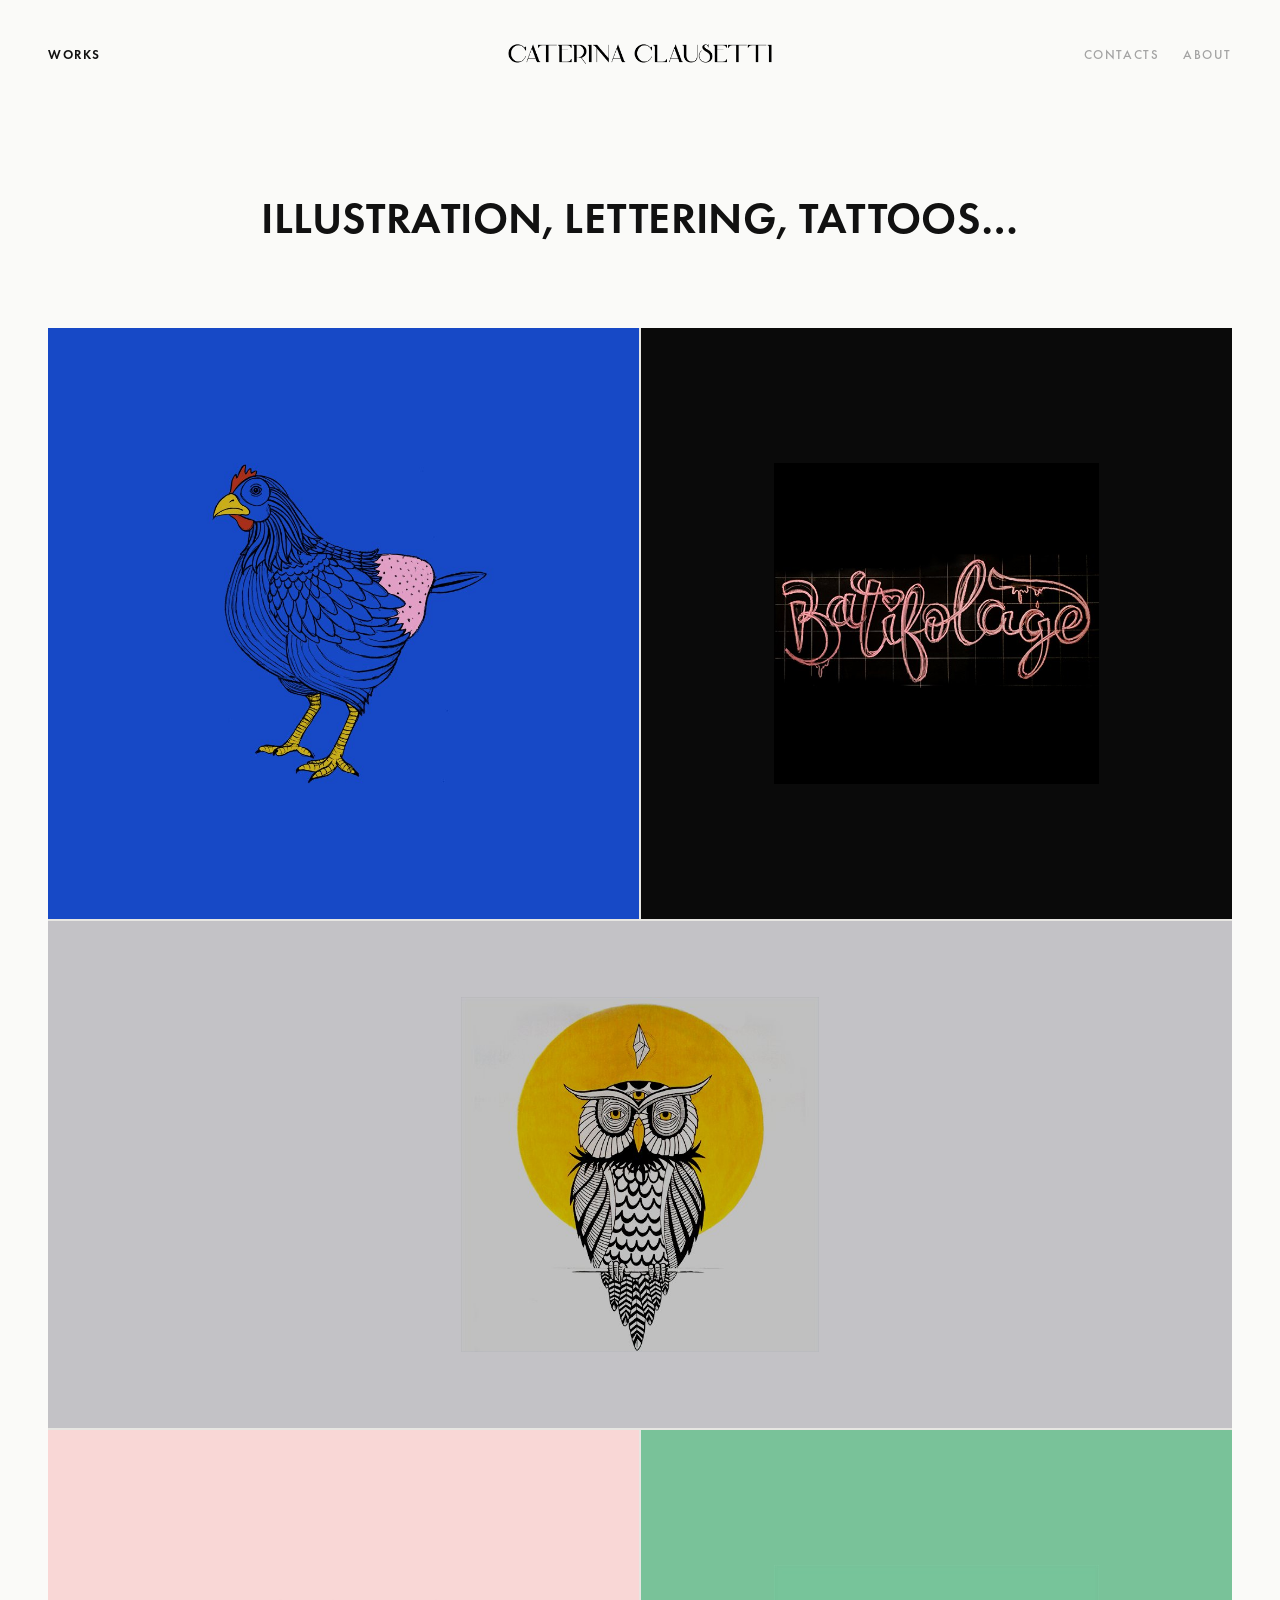
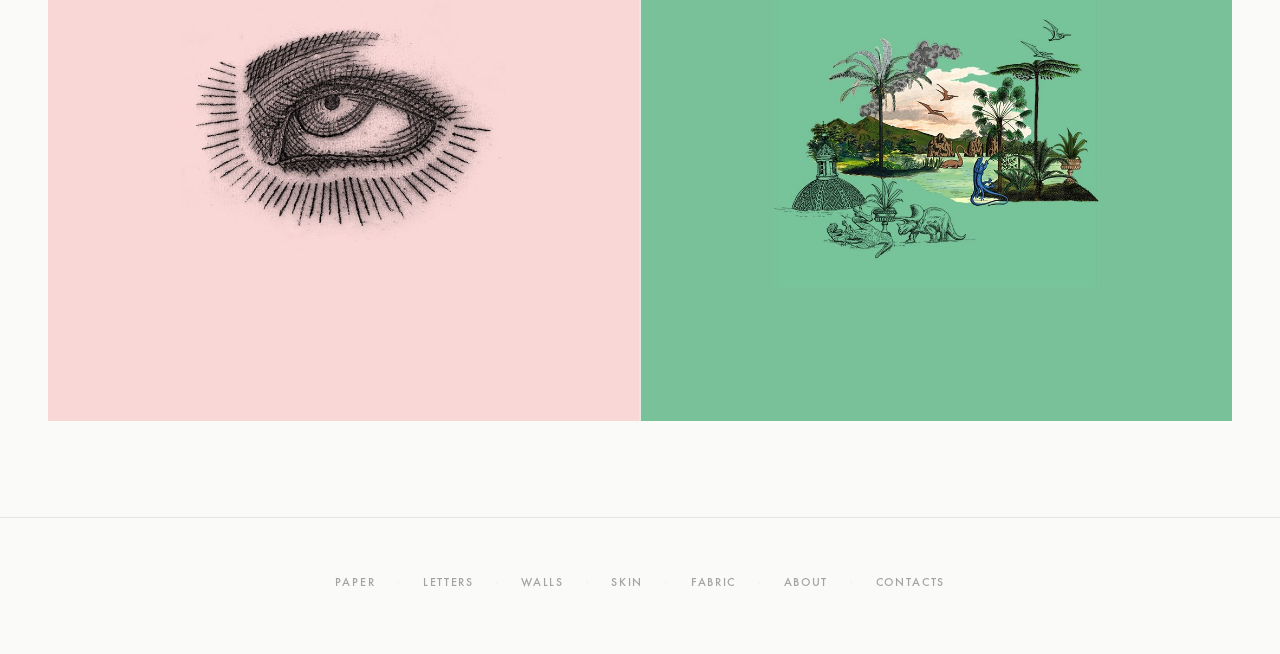
<file: index.html>
<!DOCTYPE html>
<html lang="en">
<head>
<meta charset="UTF-8">
<meta name="viewport" content="width=device-width, initial-scale=1.0">
<title>Caterina Clausetti — Illustration, Lettering, Tattoos</title>
<meta name="description" content="Caterina Clausetti — illustration, lettering, tattoos and textile design. Based in Milano.">
<link rel="icon" href="favicon.ico">
<link rel="stylesheet" href="css/style.css">
</head>
<body>

<header class="site-header">
  <nav class="nav-left">
    <a href="index.html" class="active">Works</a>
  </nav>
  <a href="index.html" class="logo">
    <img src="images/logo.png" alt="Caterina Clausetti">
  </a>
  <nav class="nav-right">
    <a href="contacts.html">Contacts</a>
    <a href="about.html">About</a>
  </nav>
</header>

<section class="hero-tagline">
  <h1>Illustration, Lettering, Tattoos&hellip;</h1>
</section>

<div class="works-grid-wrap"><div class="works-grid">
  <a href="paper.html" class="works-tile works-tile--paper">
    <img src="images/home/paper.jpg" alt="Paper works">
    <span class="tile-label">Paper</span>
  </a>
  <a href="letters.html" class="works-tile works-tile--letters">
    <img src="images/home/letters.jpg" alt="Letters works">
    <span class="tile-label">Letters</span>
  </a>
  <a href="walls.html" class="works-tile works-tile--walls full">
    <img src="images/home/walls.jpg" alt="Walls works">
    <span class="tile-label">Walls</span>
  </a>
  <a href="skin.html" class="works-tile works-tile--skin">
    <img src="images/home/skin.jpg" alt="Skin works">
    <span class="tile-label">Skin</span>
  </a>
  <a href="fabric.html" class="works-tile works-tile--fabric">
    <img src="images/home/fabrics.jpg" alt="Fabric works">
    <span class="tile-label">Fabric</span>
  </a>
</div></div>

<footer class="site-footer">
  <nav class="footer-nav">
    <a href="paper.html">Paper</a><span class="sep">&middot;</span>
    <a href="letters.html">Letters</a><span class="sep">&middot;</span>
    <a href="walls.html">Walls</a><span class="sep">&middot;</span>
    <a href="skin.html">Skin</a><span class="sep">&middot;</span>
    <a href="fabric.html">Fabric</a><span class="sep">&middot;</span>
    <a href="about.html">About</a><span class="sep">&middot;</span>
    <a href="contacts.html">Contacts</a>
  </nav>
</footer>

<script src="js/main.js"></script>
</body>
</html>
</file>
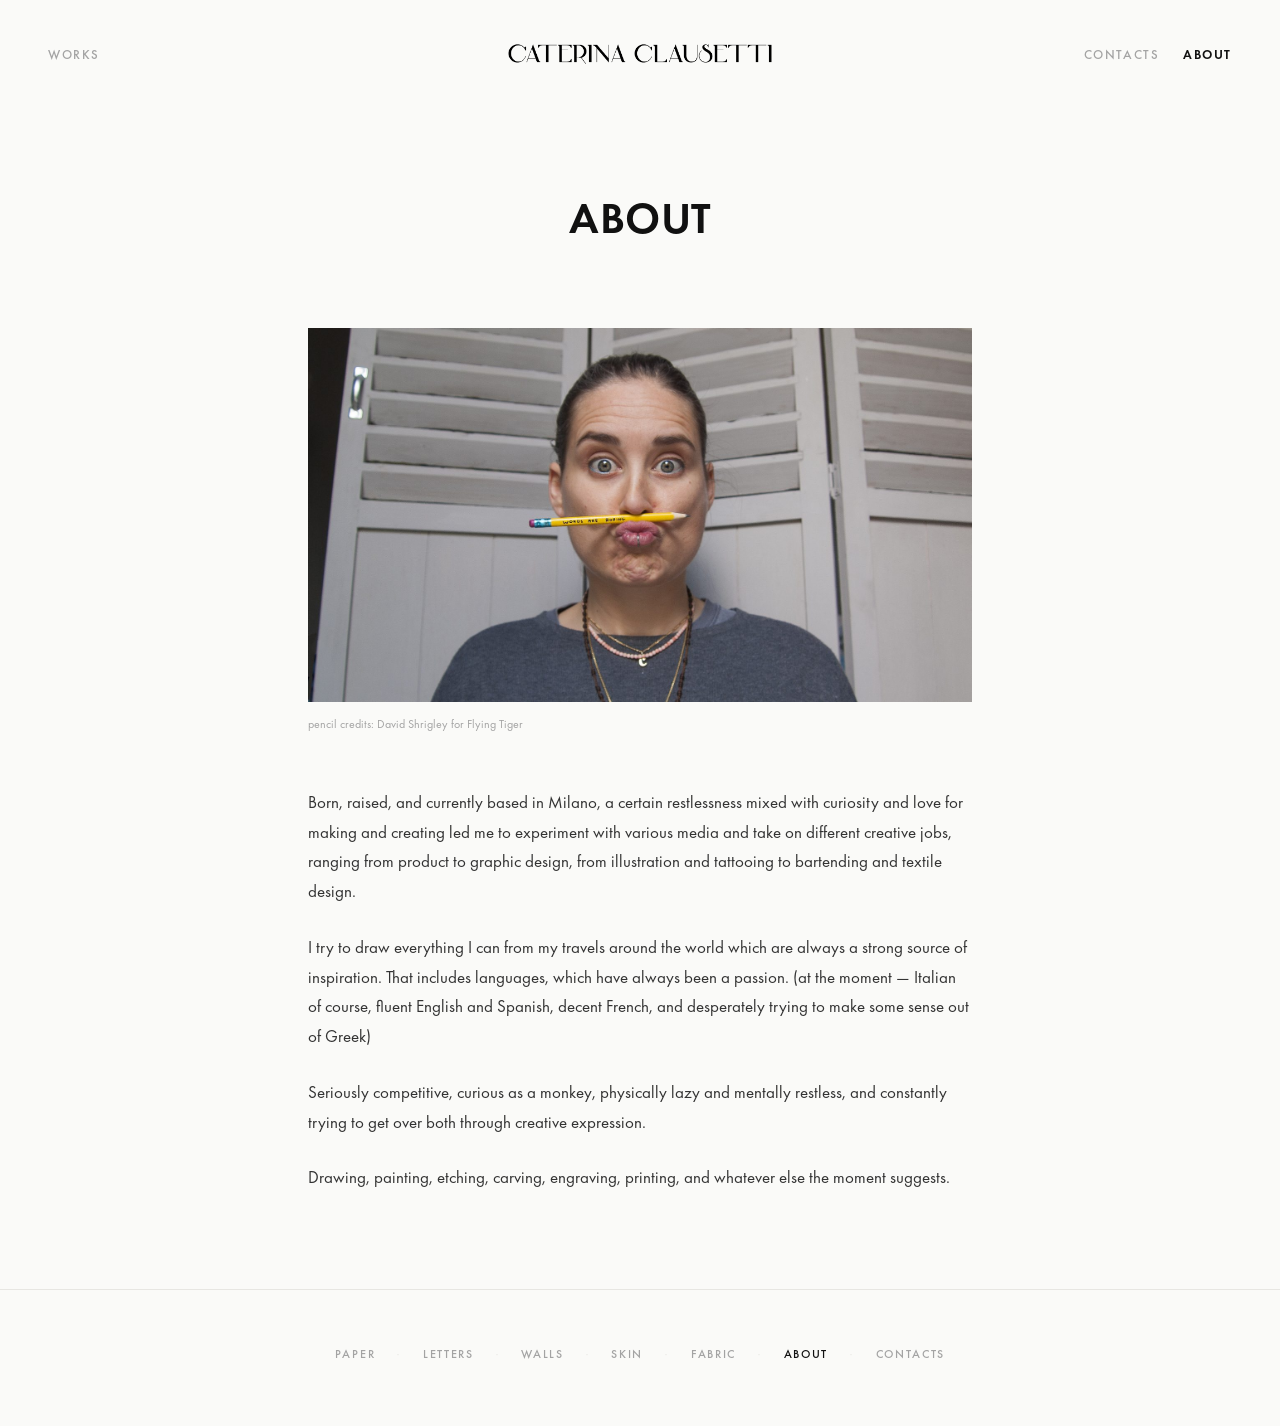
<file: about.html>
<!DOCTYPE html>
<html lang="en">
<head>
<meta charset="UTF-8">
<meta name="viewport" content="width=device-width, initial-scale=1.0">
<title>About — Caterina Clausetti</title>
<meta name="description" content="About Caterina Clausetti — illustrator, letterer and tattoo artist based in Milano.">
<link rel="icon" href="favicon.ico">
<link rel="stylesheet" href="css/style.css">
</head>
<body>

<header class="site-header">
  <nav class="nav-left">
    <a href="index.html">Works</a>
  </nav>
  <a href="index.html" class="logo">
    <img src="images/logo.png" alt="Caterina Clausetti">
  </a>
  <nav class="nav-right">
    <a href="contacts.html">Contacts</a>
    <a href="about.html" class="active">About</a>
  </nav>
</header>

<section class="page-title">
  <h1>About</h1>
</section>

<div class="about-wrap">
  <div class="about-photo">
    <img src="images/about/portrait.jpg" alt="Caterina Clausetti portrait, pencil balanced on her lip">
  </div>
  <p class="about-credit">pencil credits: David Shrigley for Flying Tiger</p>

  <div class="about-bio">
    <p>Born, raised, and currently based in Milano, a certain restlessness mixed with curiosity and love for making and creating led me to experiment with various media and take on different creative jobs, ranging from product to graphic design, from illustration and tattooing to bartending and textile design.</p>

    <p>I try to draw everything I can from my travels around the world which are always a strong source of inspiration. That includes languages, which have always been a passion. (at the moment &mdash; Italian of course, fluent English and Spanish, decent French, and desperately trying to make some sense out of Greek)</p>

    <p>Seriously competitive, curious as a monkey, physically lazy and mentally restless, and constantly trying to get over both through creative expression.</p>

    <p>Drawing, painting, etching, carving, engraving, printing, and whatever else the moment suggests.</p>
  </div>
</div>

<footer class="site-footer">
  <nav class="footer-nav">
    <a href="paper.html">Paper</a><span class="sep">&middot;</span>
    <a href="letters.html">Letters</a><span class="sep">&middot;</span>
    <a href="walls.html">Walls</a><span class="sep">&middot;</span>
    <a href="skin.html">Skin</a><span class="sep">&middot;</span>
    <a href="fabric.html">Fabric</a><span class="sep">&middot;</span>
    <a href="about.html" class="active">About</a><span class="sep">&middot;</span>
    <a href="contacts.html">Contacts</a>
  </nav>
</footer>

<script src="js/main.js"></script>
</body>
</html>
</file>
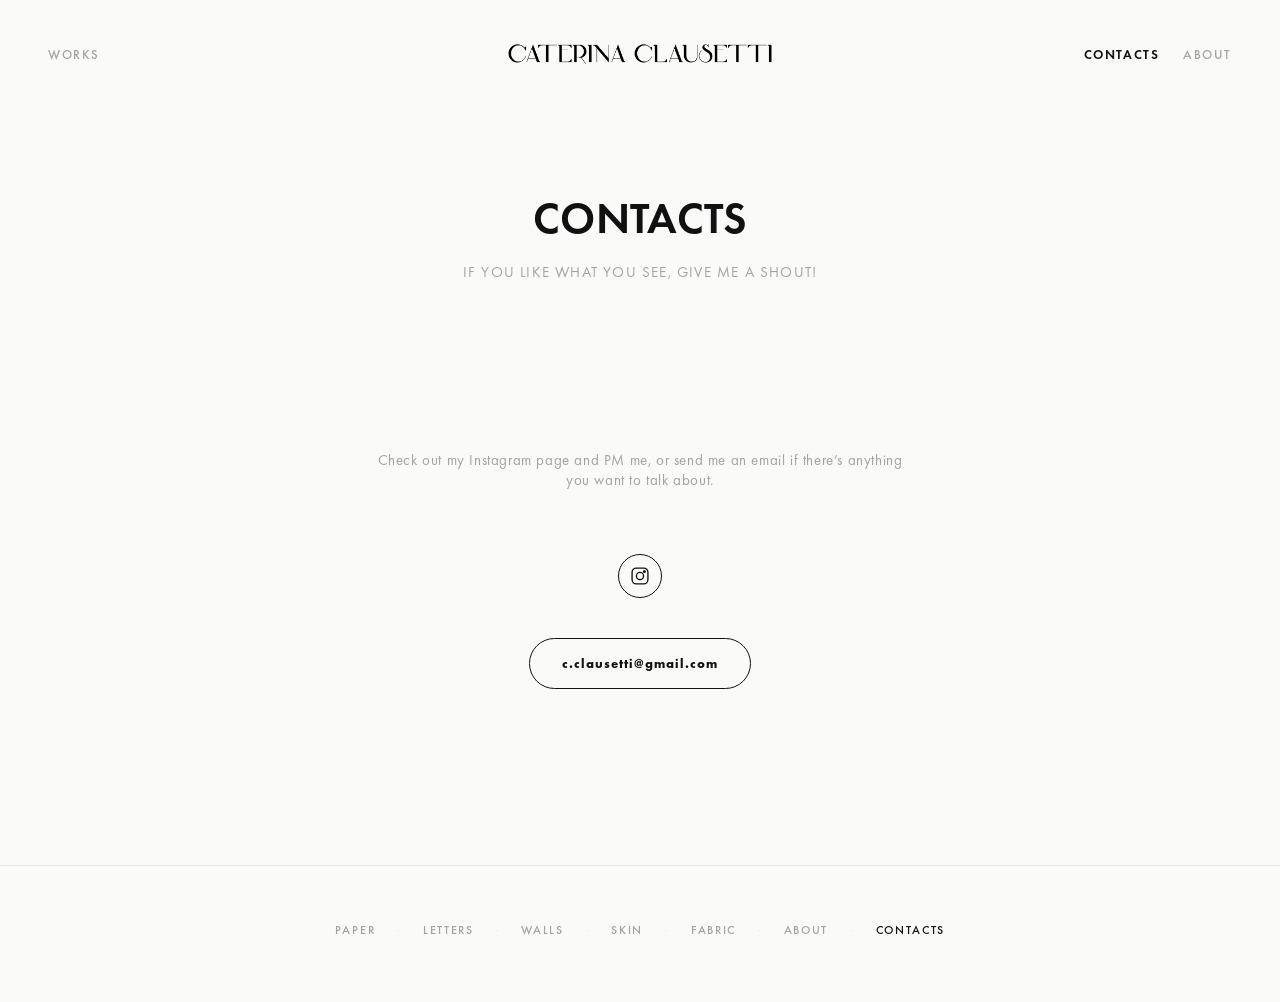
<file: contacts.html>
<!DOCTYPE html>
<html lang="en">
<head>
<meta charset="UTF-8">
<meta name="viewport" content="width=device-width, initial-scale=1.0">
<title>Contacts — Caterina Clausetti</title>
<meta name="description" content="Get in touch with Caterina Clausetti.">
<link rel="icon" href="favicon.ico">
<link rel="stylesheet" href="css/style.css">
</head>
<body>

<header class="site-header">
  <nav class="nav-left">
    <a href="index.html">Works</a>
  </nav>
  <a href="index.html" class="logo">
    <img src="images/logo.png" alt="Caterina Clausetti">
  </a>
  <nav class="nav-right">
    <a href="contacts.html" class="active">Contacts</a>
    <a href="about.html">About</a>
  </nav>
</header>

<section class="page-title">
  <h1>Contacts</h1>
  <p class="subtitle">If you like what you see, give me a shout!</p>
</section>

<div class="contacts-wrap">
  <p class="prompt">Check out my Instagram page and PM me, or send me an email if there&rsquo;s anything you want to talk about.</p>

  <a class="contact-icon" href="https://www.instagram.com/la_clausewitz/" target="_blank" rel="noopener" aria-label="Instagram">
    <svg viewBox="0 0 24 24" fill="none" stroke="currentColor" stroke-width="1.6">
      <rect x="2.5" y="2.5" width="19" height="19" rx="5"/>
      <circle cx="12" cy="12" r="4.3"/>
      <circle cx="17.3" cy="6.7" r="1"/>
    </svg>
  </a>
  <br>
  <a class="contact-email" href="mailto:c.clausetti@gmail.com">c.clausetti@gmail.com</a>
</div>

<footer class="site-footer">
  <nav class="footer-nav">
    <a href="paper.html">Paper</a><span class="sep">&middot;</span>
    <a href="letters.html">Letters</a><span class="sep">&middot;</span>
    <a href="walls.html">Walls</a><span class="sep">&middot;</span>
    <a href="skin.html">Skin</a><span class="sep">&middot;</span>
    <a href="fabric.html">Fabric</a><span class="sep">&middot;</span>
    <a href="about.html">About</a><span class="sep">&middot;</span>
    <a href="contacts.html" class="active">Contacts</a>
  </nav>
</footer>

<script src="js/main.js"></script>
</body>
</html>
</file>
<file: css/style.css>
/* ============================================
   Caterina Clausetti — Portfolio
   ============================================ */

@font-face {
  font-family: 'Futura PT';
  src: url('../fonts/Futura_PT_Book.otf') format('opentype');
  font-weight: 400;
  font-style: normal;
  font-display: swap;
}
@font-face {
  font-family: 'Futura PT';
  src: url('../fonts/Futura_PT_Book_Oblique.otf') format('opentype');
  font-weight: 400;
  font-style: italic;
  font-display: swap;
}
@font-face {
  font-family: 'Futura PT';
  src: url('../fonts/Futura_PT_Medium.otf') format('opentype');
  font-weight: 500;
  font-style: normal;
  font-display: swap;
}
@font-face {
  font-family: 'Futura PT';
  src: url('../fonts/Futura_PT_Demi.otf') format('opentype');
  font-weight: 600;
  font-style: normal;
  font-display: swap;
}
@font-face {
  font-family: 'Futura PT';
  src: url('../fonts/Futura_PT_Bold.otf') format('opentype');
  font-weight: 700;
  font-style: normal;
  font-display: swap;
}
@font-face {
  font-family: 'Futura PT';
  src: url('../fonts/Futura_PT_Heavy.otf') format('opentype');
  font-weight: 800;
  font-style: normal;
  font-display: swap;
}

:root {
  --bg: #fafaf8;
  --ink: #111111;
  --grey: #a3a3a3;
  --grey-hover: #111111;
  --line: #e7e6e2;

  --paper-blue: #1749c6;
  --letters-black: #0a0a0a;
  --walls-grey: #c3c2c6;
  --skin-pink: #f9d7d6;
  --fabric-green: #79c299;

  --nav-h: 108px;
  --gutter: clamp(20px, 4vw, 48px);

  --font: 'Futura PT', 'Century Gothic', Avenir, sans-serif;
}

* { box-sizing: border-box; }

html { scroll-behavior: smooth; }

body {
  margin: 0;
  background: var(--bg);
  color: var(--ink);
  font-family: var(--font);
  font-weight: 400;
  -webkit-font-smoothing: antialiased;
  -moz-osx-font-smoothing: grayscale;
}

img { max-width: 100%; display: block; }

a { color: inherit; text-decoration: none; }

.visually-hidden {
  position: absolute;
  width: 1px; height: 1px;
  overflow: hidden;
  clip: rect(0 0 0 0);
  white-space: nowrap;
}

/* ---------- Header ---------- */
.site-header {
  display: flex;
  align-items: center;
  justify-content: space-between;
  padding: 0 var(--gutter);
  height: var(--nav-h);
}

.site-header .nav-left,
.site-header .nav-right {
  flex: 1 1 0;
  display: flex;
  gap: 24px;
  font-size: 13px;
  letter-spacing: 0.12em;
  font-weight: 500;
}

.site-header .nav-right { justify-content: flex-end; }

.site-header a {
  color: var(--grey);
  text-transform: uppercase;
  transition: color 0.2s ease;
}
.site-header a:hover,
.site-header a.active {
  color: var(--ink);
  font-weight: 600;
}

.site-header .logo {
  flex: 0 0 auto;
}
.site-header .logo img {
  height: 40px;
  width: auto;
}

/* ---------- Footer nav ---------- */
.site-footer {
  padding: 56px var(--gutter) 64px;
  text-align: center;
  border-top: 1px solid var(--line);
  margin-top: 96px;
}

.footer-nav {
  display: flex;
  flex-wrap: wrap;
  justify-content: center;
  align-items: center;
  gap: 10px 22px;
  font-size: 12px;
  letter-spacing: 0.14em;
}

.footer-nav a {
  color: var(--grey);
  text-transform: uppercase;
  font-weight: 500;
  transition: color 0.2s ease;
}
.footer-nav a:hover,
.footer-nav a.active {
  color: var(--ink);
}

.footer-nav .sep {
  color: var(--line);
  font-size: 10px;
}

/* ---------- Page title (shared rhythm across every page, incl. Home) ---------- */
.page-title,
.hero-tagline {
  padding: 88px var(--gutter) 88px;
  text-align: center;
}

.page-title h1,
.hero-tagline h1 {
  font-family: var(--font);
  font-weight: 600;
  font-size: clamp(30px, 4.6vw, 44px);
  line-height: 1;
  margin: 0;
  letter-spacing: 0.01em;
  text-transform: uppercase;
}

.page-title .subtitle {
  margin: 22px auto 0;
  max-width: 640px;
  color: var(--grey);
  font-size: 15px;
  letter-spacing: 0.08em;
  text-transform: uppercase;
}

/* ---------- Home: category grid ---------- */
.works-grid-wrap {
  padding: 0 var(--gutter);
}

.works-grid {
  display: grid;
  grid-template-columns: 1fr 1fr;
  gap: 2px;
  background: var(--line);
}

.works-tile {
  position: relative;
  overflow: hidden;
  display: flex;
  align-items: center;
  justify-content: center;
  aspect-ratio: 1 / 1;
  cursor: pointer;
}

.works-tile.full {
  grid-column: 1 / -1;
  aspect-ratio: 21 / 9;
}

.works-tile img {
  max-width: 55%;
  max-height: 70%;
  width: auto;
  object-fit: contain;
  transition: transform 0.5s ease;
}

.works-tile:hover img {
  transform: scale(1.04);
}

.works-tile .tile-label {
  position: absolute;
  inset: 0;
  display: flex;
  align-items: center;
  justify-content: center;
  font-weight: 600;
  font-size: clamp(20px, 2.6vw, 32px);
  letter-spacing: 0.1em;
  color: #fff;
  background: rgba(0, 0, 0, 0.28);
  opacity: 0;
  transition: opacity 0.3s ease;
  text-transform: uppercase;
  pointer-events: none;
}

.works-tile:hover .tile-label { opacity: 1; }

.works-tile--paper   { background: var(--paper-blue); }
.works-tile--letters { background: var(--letters-black); }
.works-tile--walls   { background: var(--walls-grey); }
.works-tile--skin    { background: var(--skin-pink); }
.works-tile--fabric  { background: var(--fabric-green); }

.works-tile--letters .tile-label { background: rgba(0,0,0,0.15); }

/* ---------- Gallery pages ---------- */
.gallery {
  display: flex;
  flex-direction: column;
  align-items: center;
  padding: 0 var(--gutter) 0;
}

.work {
  width: 100%;
  max-width: 1100px;
  margin: 0 0 112px;
  text-align: center;
}

.work-caption {
  margin: 0 0 32px;
}

.work-title {
  font-weight: 600;
  font-size: 15px;
  letter-spacing: 0.14em;
  text-transform: uppercase;
  margin: 0;
}

.work-title .paren {
  display: block;
  font-weight: 500;
  font-size: 12px;
  letter-spacing: 0.1em;
  color: var(--ink);
  margin-top: 6px;
}

.work-subtitle {
  margin: 8px 0 0;
  font-size: 13px;
  color: var(--grey);
  letter-spacing: 0.03em;
}

.work-subtitle a,
.about-bio a {
  color: var(--ink);
  text-decoration: none;
  transition: opacity 0.2s ease;
}
.work-subtitle a:hover {
  opacity: 0.6;
}

.work-images {
  display: flex;
  flex-direction: column;
  align-items: center;
  gap: 28px;
}

.gallery-item {
  width: 100%;
  cursor: zoom-in;
  background: var(--bg);
  display: flex;
  justify-content: center;
}

.gallery-item img {
  width: auto;
  max-width: 100%;
  max-height: 62vh;
  margin: 0 auto;
}

/* ---------- Fabric page: model row + pattern swatch ---------- */
:root {
  --swatch-h: 300px;
  --model-h: 450px; /* 1.5 x swatch height */
}

.model-row {
  display: flex;
  justify-content: center;
  align-items: center;
  flex-wrap: wrap;
  gap: 16px;
  margin-bottom: 20px;
}

.model-row img {
  height: var(--model-h);
  width: auto;
  max-width: 100%;
  cursor: zoom-in;
}

.pattern-swatch {
  width: 100%;
  height: var(--swatch-h);
  margin: 0 auto;
  overflow: hidden;
  cursor: zoom-in;
}

.pattern-swatch img {
  width: 100%;
  height: 100%;
  object-fit: cover;
  display: block;
}

@media (max-width: 900px) {
  :root {
    --swatch-h: 200px;
    --model-h: 300px;
  }
}
@media (max-width: 640px) {
  :root {
    --swatch-h: 130px;
    --model-h: 195px;
  }
  .model-row { gap: 8px; }
}

/* ---------- Lightbox ---------- */
.lightbox {
  position: fixed;
  inset: 0;
  background: rgba(10, 10, 10, 0.94);
  display: none;
  align-items: center;
  justify-content: center;
  z-index: 1000;
  padding: 32px;
  cursor: zoom-out;
}

.lightbox.open { display: flex; }

.lightbox .lightbox-frame {
  background: #fff;
  padding: 24px;
  max-width: 100%;
  max-height: 100%;
  display: flex;
  box-shadow: 0 20px 60px rgba(0,0,0,0.5);
}

.lightbox img {
  max-width: 100%;
  max-height: calc(100vh - 112px);
  display: block;
}

.gallery-item img.no-lightbox,
.model-row img.no-lightbox,
.pattern-swatch img.no-lightbox {
  cursor: default;
}

.lightbox-close {
  position: fixed;
  top: 20px;
  right: 24px;
  color: #fff;
  font-size: 26px;
  line-height: 1;
  background: none;
  border: none;
  cursor: pointer;
  font-family: var(--font);
  z-index: 1001;
  opacity: 0.85;
}
.lightbox-close:hover { opacity: 1; }

/* ---------- About page ---------- */
.about-wrap {
  max-width: 760px;
  margin: 0 auto;
  padding: 0 var(--gutter);
}

.about-photo {
  width: 100%;
}
.about-photo img { width: 100%; }

.about-credit {
  font-size: 12px;
  color: var(--grey);
  margin: 14px 0 56px;
}

.about-bio p {
  font-size: 17px;
  line-height: 1.75;
  color: #333;
  margin: 0 0 26px;
}

/* ---------- Contacts page ---------- */
.contacts-wrap {
  max-width: 640px;
  margin: 0 auto;
  padding: 40px var(--gutter) 80px;
  text-align: center;
}

.contacts-wrap .prompt {
  font-size: 15px;
  letter-spacing: 0.04em;
  color: var(--grey);
  margin: 40px 0 64px;
}

.contact-icon {
  display: inline-flex;
  align-items: center;
  justify-content: center;
  width: 44px;
  height: 44px;
  border: 1.5px solid var(--ink);
  border-radius: 50%;
  margin-bottom: 40px;
  transition: background 0.2s ease, color 0.2s ease;
}
.contact-icon:hover { background: var(--ink); color: #fff; }
.contact-icon svg { width: 20px; height: 20px; }

.contact-email {
  display: inline-block;
  padding: 16px 32px;
  border: 1.5px solid var(--ink);
  border-radius: 999px;
  font-weight: 700;
  font-size: 13px;
  letter-spacing: 0.08em;
  transition: background 0.2s ease, color 0.2s ease;
}
.contact-email:hover { background: var(--ink); color: #fff; }

/* ---------- Responsive ---------- */
@media (max-width: 640px) {
  .site-header { height: auto; padding: 16px var(--gutter); flex-wrap: wrap; row-gap: 10px; }
  .site-header .logo { order: -1; flex: 1 0 100%; text-align: center; margin-bottom: 6px; }
  .site-header .logo img { height: 26px; margin: 0 auto; }
  .site-header .nav-left, .site-header .nav-right { flex: 1 1 auto; }

  .works-tile img { max-width: 62%; }
  .work { margin-bottom: 76px; }
  .gallery-item img { max-height: 48vh; }
}
</file>
